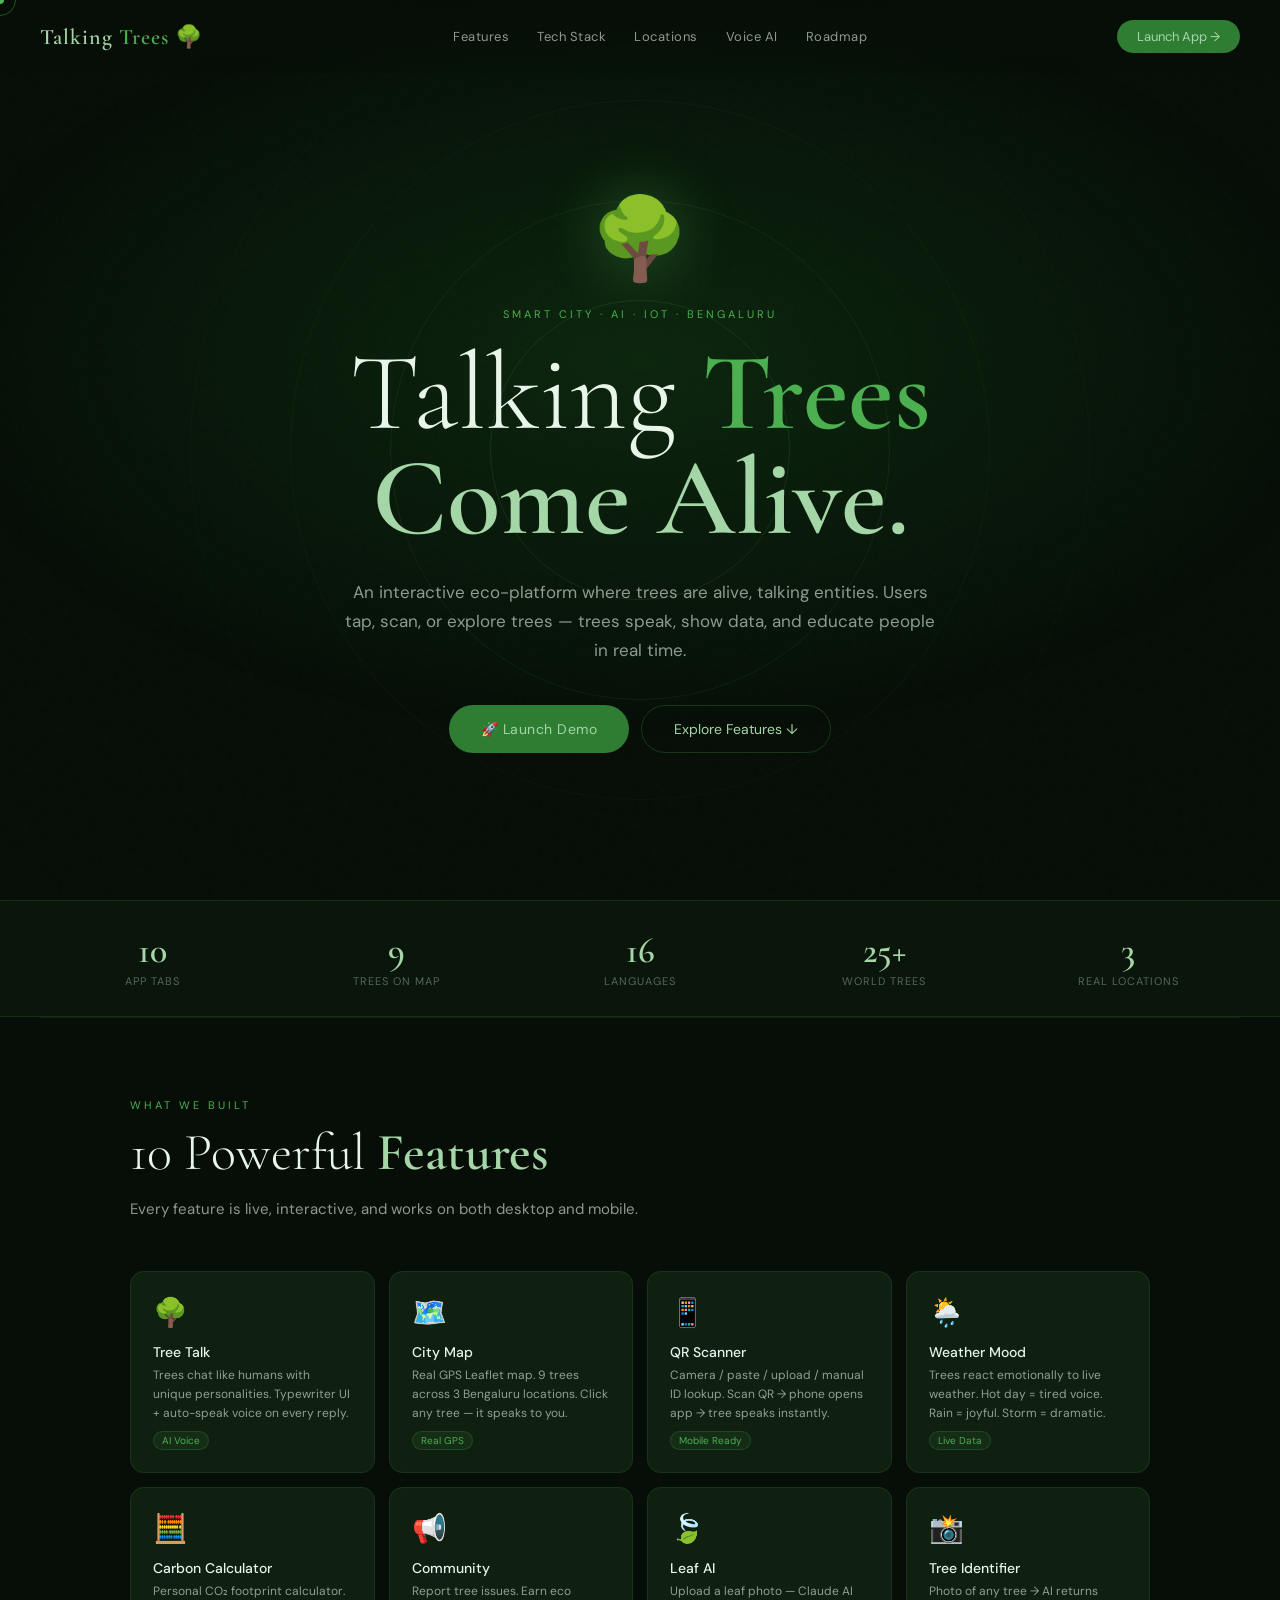
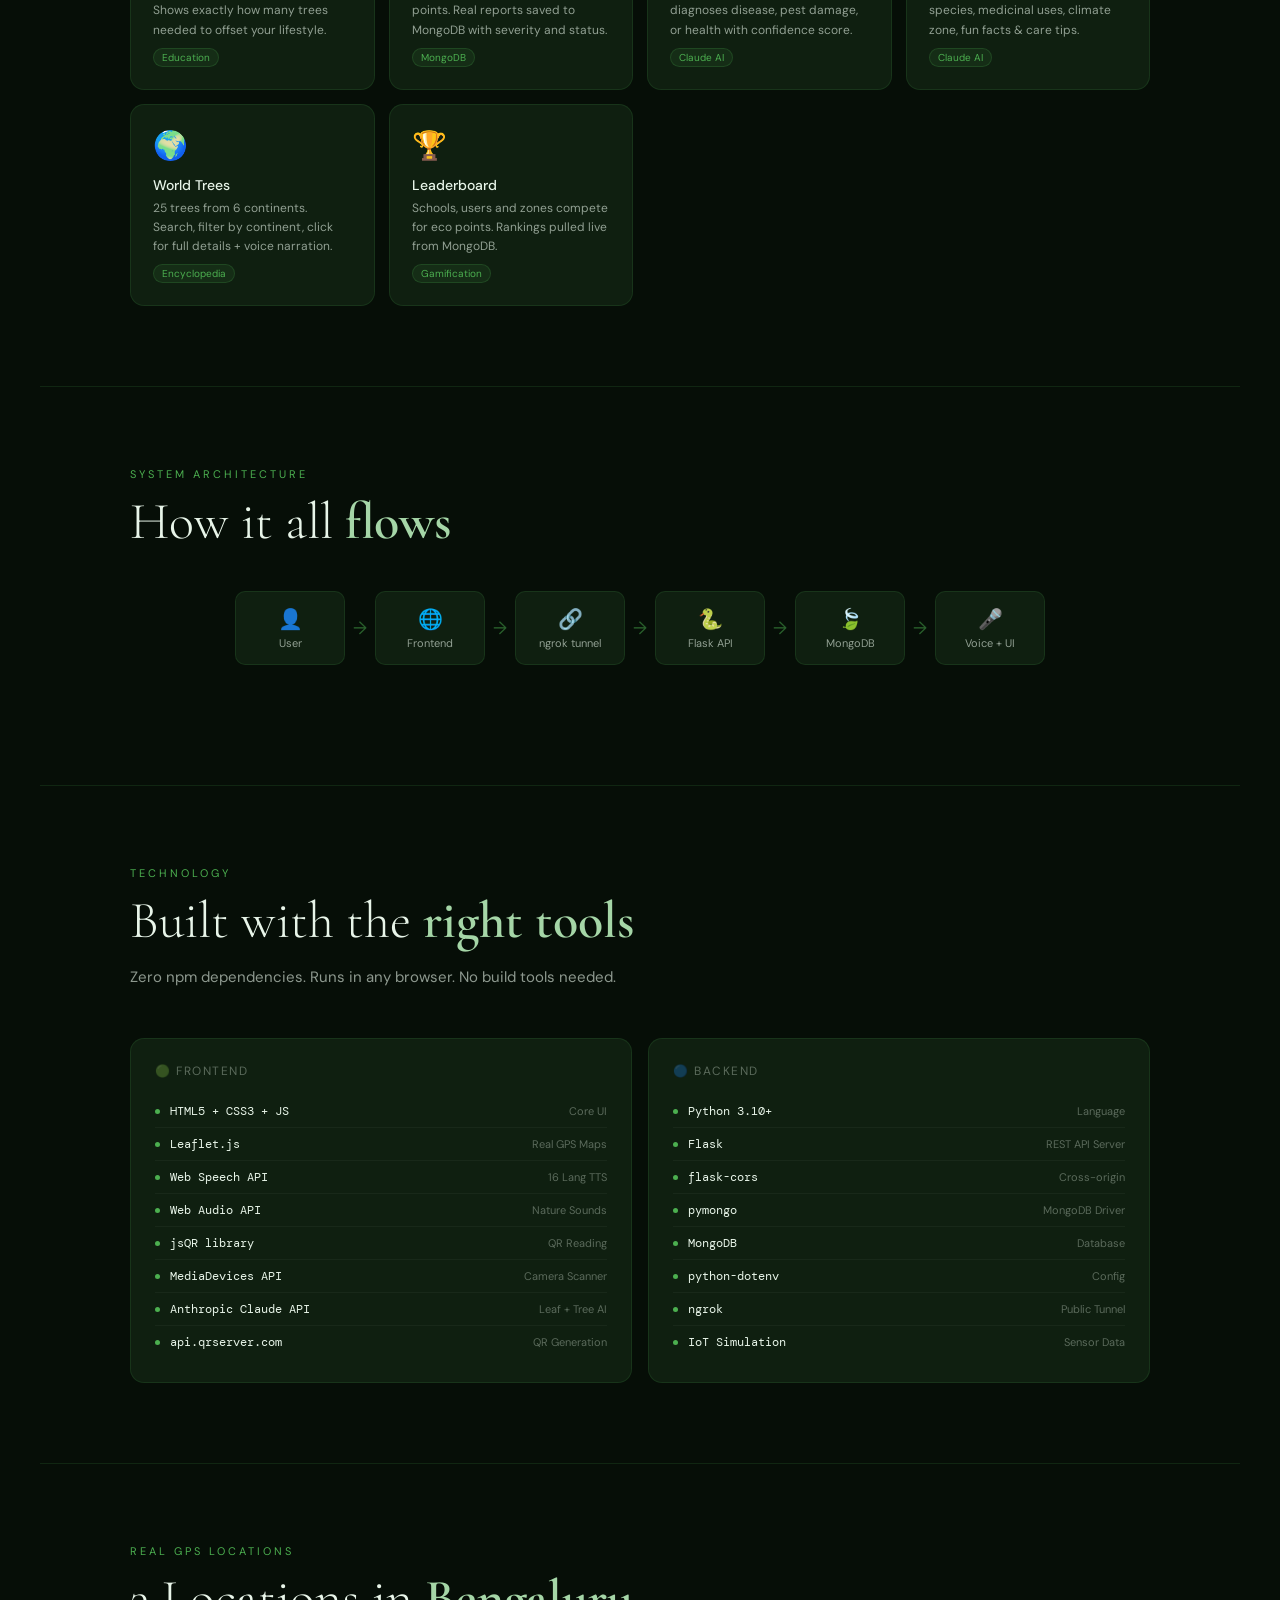
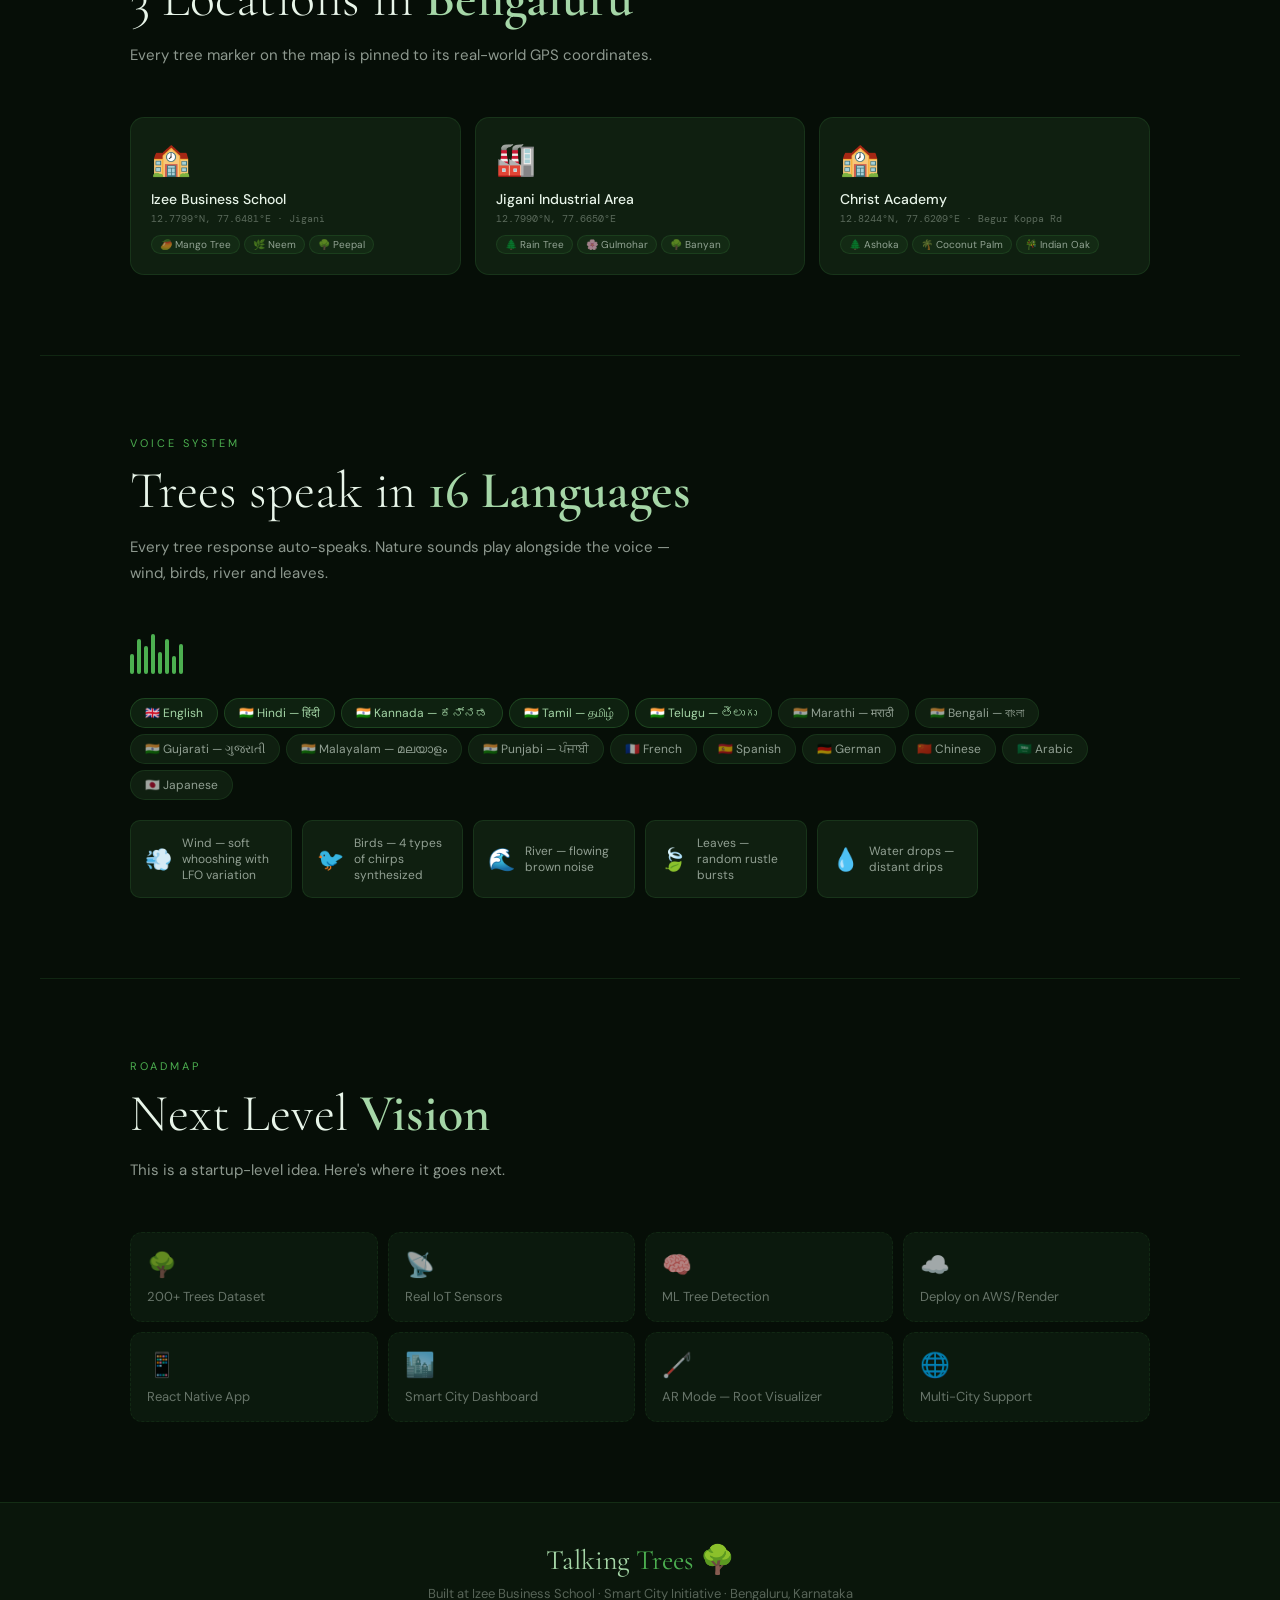
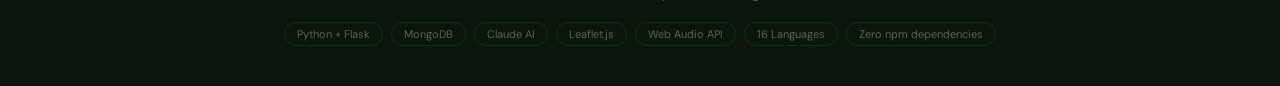
<file: demo.html>
<!DOCTYPE html>
<html lang="en">
<head>
<meta charset="UTF-8"/>
<meta name="viewport" content="width=device-width, initial-scale=1.0"/>
<title>Talking Trees — Smart City AI & IoT</title>
<link href="https://fonts.googleapis.com/css2?family=Cormorant+Garamond:wght@300;400;600;700&family=DM+Sans:wght@300;400;500&family=DM+Mono:wght@400;500&display=swap" rel="stylesheet"/>
<style>
:root{
  --green:#4caf50;--green-dark:#1b5e20;--green-mid:#2e7d32;
  --green-light:#a5d6a7;--green-glow:rgba(76,175,80,0.15);
  --bg:#060e07;--bg2:#0a160b;--bg3:#0f1f10;
  --text:#e8f5e9;--text2:rgba(232,245,233,0.6);--text3:rgba(232,245,233,0.35);
  --border:rgba(76,175,80,0.15);--border2:rgba(76,175,80,0.25);
}
*{box-sizing:border-box;margin:0;padding:0}
html{scroll-behavior:smooth}
body{background:var(--bg);color:var(--text);font-family:'DM Sans',sans-serif;overflow-x:hidden;cursor:none}

/* CUSTOM CURSOR */
.cursor{position:fixed;width:8px;height:8px;background:var(--green);border-radius:50%;pointer-events:none;z-index:9999;transform:translate(-50%,-50%);transition:transform 0.1s;mix-blend-mode:screen}
.cursor-ring{position:fixed;width:32px;height:32px;border:1px solid rgba(76,175,80,0.4);border-radius:50%;pointer-events:none;z-index:9998;transform:translate(-50%,-50%);transition:all 0.15s ease;mix-blend-mode:screen}

/* GRAIN OVERLAY */
body::before{content:'';position:fixed;inset:0;background-image:url("data:image/svg+xml,%3Csvg viewBox='0 0 200 200' xmlns='http://www.w3.org/2000/svg'%3E%3Cfilter id='n'%3E%3CfeTurbulence type='fractalNoise' baseFrequency='0.9' numOctaves='4' stitchTiles='stitch'/%3E%3C/filter%3E%3Crect width='100%25' height='100%25' filter='url(%23n)' opacity='0.04'/%3E%3C/svg%3E");pointer-events:none;z-index:0;opacity:0.4}

/* NAV */
nav{position:fixed;top:0;left:0;right:0;z-index:100;padding:20px 40px;display:flex;align-items:center;justify-content:space-between;background:linear-gradient(to bottom,rgba(6,14,7,0.95),transparent);backdrop-filter:blur(10px)}
.nav-logo{font-family:'Cormorant Garamond',serif;font-size:22px;color:var(--green-light);font-weight:600;letter-spacing:1px}
.nav-logo span{color:var(--green)}
.nav-links{display:flex;gap:28px}
.nav-links a{color:var(--text2);font-size:13px;text-decoration:none;letter-spacing:0.5px;transition:color 0.2s}
.nav-links a:hover{color:var(--green-light)}
.nav-cta{background:var(--green-mid);color:var(--green-light);border:none;padding:8px 20px;border-radius:20px;font-family:'DM Sans',sans-serif;font-size:13px;cursor:none;transition:all 0.2s}
.nav-cta:hover{background:var(--green);color:#fff}

/* HERO */
.hero{min-height:100vh;display:flex;flex-direction:column;align-items:center;justify-content:center;text-align:center;padding:100px 40px 60px;position:relative;overflow:hidden}
.hero-bg{position:absolute;inset:0;background:radial-gradient(ellipse 80% 60% at 50% 40%,rgba(27,94,32,0.3) 0%,transparent 70%);pointer-events:none}
.hero-rings{position:absolute;inset:0;display:flex;align-items:center;justify-content:center;pointer-events:none}
.ring{position:absolute;border-radius:50%;border:0.5px solid;animation:ringPulse 4s ease-in-out infinite}
.ring:nth-child(1){width:300px;height:300px;border-color:rgba(76,175,80,0.15);animation-delay:0s}
.ring:nth-child(2){width:500px;height:500px;border-color:rgba(76,175,80,0.1);animation-delay:0.8s}
.ring:nth-child(3){width:700px;height:700px;border-color:rgba(76,175,80,0.06);animation-delay:1.6s}
.ring:nth-child(4){width:900px;height:900px;border-color:rgba(76,175,80,0.03);animation-delay:2.4s}
@keyframes ringPulse{0%,100%{transform:scale(1);opacity:0.8}50%{transform:scale(1.04);opacity:0.4}}
.hero-tag{font-size:11px;letter-spacing:3px;color:var(--green);text-transform:uppercase;margin-bottom:20px;opacity:0;animation:fadeUp 0.8s 0.2s forwards}
.hero-title{font-family:'Cormorant Garamond',serif;font-size:clamp(52px,9vw,110px);font-weight:300;line-height:0.95;color:var(--text);margin-bottom:8px;opacity:0;animation:fadeUp 0.8s 0.4s forwards}
.hero-title em{color:var(--green);font-style:normal;font-weight:600}
.hero-title .line2{display:block;font-weight:600;color:var(--green-light)}
.hero-sub{font-size:clamp(14px,2vw,17px);color:var(--text2);max-width:600px;line-height:1.7;margin:20px auto 40px;opacity:0;animation:fadeUp 0.8s 0.6s forwards}
.hero-btns{display:flex;gap:12px;justify-content:center;opacity:0;animation:fadeUp 0.8s 0.8s forwards;flex-wrap:wrap}
.btn-primary{background:var(--green-mid);color:var(--green-light);border:none;padding:14px 32px;border-radius:30px;font-family:'DM Sans',sans-serif;font-size:14px;cursor:none;transition:all 0.3s;letter-spacing:0.5px}
.btn-primary:hover{background:var(--green);color:#fff;transform:translateY(-2px);box-shadow:0 8px 30px rgba(76,175,80,0.3)}
.btn-outline{background:transparent;color:var(--green-light);border:0.5px solid var(--border2);padding:14px 32px;border-radius:30px;font-family:'DM Sans',sans-serif;font-size:14px;cursor:none;transition:all 0.3s}
.btn-outline:hover{background:var(--green-glow);border-color:var(--green);transform:translateY(-2px)}
.hero-tree{font-size:80px;margin-bottom:16px;display:block;opacity:0;animation:treeFloat 0.8s 0.1s forwards;filter:drop-shadow(0 0 30px rgba(76,175,80,0.4))}
@keyframes treeFloat{0%{opacity:0;transform:translateY(20px)}100%{opacity:1;transform:translateY(0)}}
@keyframes fadeUp{0%{opacity:0;transform:translateY(24px)}100%{opacity:1;transform:translateY(0)}}

/* STATS BAR */
.stats-bar{background:var(--bg2);border-top:0.5px solid var(--border);border-bottom:0.5px solid var(--border);padding:28px 40px;display:grid;grid-template-columns:repeat(5,1fr);gap:20px;position:relative;z-index:2}
.stat-item{text-align:center}
.stat-num{font-family:'Cormorant Garamond',serif;font-size:36px;font-weight:600;color:var(--green-light)}
.stat-lbl{font-size:11px;color:var(--text3);letter-spacing:1px;text-transform:uppercase;margin-top:2px}

/* SECTIONS */
section{padding:80px 40px;max-width:1100px;margin:0 auto}
.sec-eyebrow{font-size:11px;letter-spacing:3px;color:var(--green);text-transform:uppercase;margin-bottom:12px}
.sec-title{font-family:'Cormorant Garamond',serif;font-size:clamp(32px,5vw,52px);font-weight:300;color:var(--text);line-height:1.1;margin-bottom:16px}
.sec-title strong{color:var(--green-light);font-weight:600}
.sec-sub{font-size:15px;color:var(--text2);max-width:560px;line-height:1.7;margin-bottom:48px}

/* FEATURES GRID */
.features-grid{display:grid;grid-template-columns:repeat(auto-fill,minmax(240px,1fr));gap:14px}
.feat-card{background:var(--bg3);border:0.5px solid var(--border);border-radius:14px;padding:22px;transition:all 0.3s;position:relative;overflow:hidden}
.feat-card::before{content:'';position:absolute;inset:0;background:radial-gradient(ellipse at top left,var(--green-glow),transparent 70%);opacity:0;transition:opacity 0.3s}
.feat-card:hover{border-color:var(--border2);transform:translateY(-3px)}
.feat-card:hover::before{opacity:1}
.feat-emoji{font-size:28px;margin-bottom:12px;display:block}
.feat-name{font-size:14px;font-weight:500;color:var(--text);margin-bottom:5px}
.feat-desc{font-size:12px;color:var(--text2);line-height:1.6}
.feat-tag{display:inline-block;font-size:10px;padding:2px 8px;border-radius:10px;background:rgba(76,175,80,0.1);color:var(--green);border:0.5px solid rgba(76,175,80,0.2);margin-top:8px}

/* TECH STACK */
.tech-split{display:grid;grid-template-columns:1fr 1fr;gap:16px}
.tech-box{background:var(--bg3);border:0.5px solid var(--border);border-radius:14px;padding:24px}
.tech-box-title{font-size:12px;letter-spacing:1.5px;color:var(--text3);text-transform:uppercase;margin-bottom:16px;display:flex;align-items:center;gap:8px}
.tech-item{display:flex;align-items:center;gap:10px;padding:8px 0;border-bottom:0.5px solid rgba(255,255,255,0.04)}
.tech-item:last-child{border-bottom:none}
.tech-dot{width:5px;height:5px;border-radius:50%;background:var(--green);flex-shrink:0}
.tech-name{font-size:12px;color:var(--text);font-family:'DM Mono',monospace}
.tech-role{font-size:11px;color:var(--text3);margin-left:auto}

/* FLOW */
.flow-row{display:flex;align-items:center;gap:0;flex-wrap:wrap;justify-content:center;margin:40px 0}
.flow-node{background:var(--bg3);border:0.5px solid var(--border);border-radius:10px;padding:14px 20px;text-align:center;min-width:110px}
.flow-node-icon{font-size:20px;margin-bottom:4px}
.flow-node-name{font-size:11px;color:var(--text2)}
.flow-arrow{color:var(--green);font-size:18px;padding:0 8px;opacity:0.5}

/* LOCATIONS */
.locations-grid{display:grid;grid-template-columns:repeat(3,1fr);gap:14px}
.loc-card{background:var(--bg3);border:0.5px solid var(--border);border-radius:14px;padding:20px;transition:all 0.3s}
.loc-card:hover{border-color:var(--border2);transform:translateY(-2px)}
.loc-icon{font-size:32px;margin-bottom:10px}
.loc-name{font-size:14px;font-weight:500;color:var(--text);margin-bottom:4px}
.loc-coord{font-family:'DM Mono',monospace;font-size:10px;color:var(--text3);margin-bottom:10px}
.loc-trees{display:flex;gap:4px;flex-wrap:wrap}
.loc-tree-chip{font-size:10px;padding:2px 8px;background:rgba(76,175,80,0.08);border:0.5px solid var(--border);border-radius:20px;color:var(--text2)}

/* VOICE LANGS */
.langs-wrap{display:flex;flex-wrap:wrap;gap:6px;margin-top:24px}
.lang-pill{padding:6px 14px;border-radius:20px;border:0.5px solid var(--border);background:var(--bg3);font-size:12px;color:var(--text2);transition:all 0.2s}
.lang-pill:hover{background:var(--green-glow);border-color:var(--green);color:var(--green-light)}
.lang-pill.featured{background:rgba(76,175,80,0.12);border-color:var(--border2);color:var(--green-light)}

/* SOUND BARS */
.sound-bars{display:flex;align-items:flex-end;gap:3px;height:40px;margin:20px 0}
.bar{width:4px;border-radius:2px;background:var(--green);animation:barDance 1.2s ease-in-out infinite}
.bar:nth-child(1){height:20px;animation-delay:0s}
.bar:nth-child(2){height:35px;animation-delay:0.1s}
.bar:nth-child(3){height:28px;animation-delay:0.2s}
.bar:nth-child(4){height:40px;animation-delay:0.3s}
.bar:nth-child(5){height:22px;animation-delay:0.4s}
.bar:nth-child(6){height:35px;animation-delay:0.15s}
.bar:nth-child(7){height:18px;animation-delay:0.25s}
.bar:nth-child(8){height:30px;animation-delay:0.35s}
@keyframes barDance{0%,100%{transform:scaleY(0.4)}50%{transform:scaleY(1)}}

/* NATURE SOUNDS LIST */
.nature-list{display:grid;grid-template-columns:repeat(auto-fill,minmax(160px,1fr));gap:10px;margin-top:20px}
.nature-item{background:var(--bg3);border:0.5px solid var(--border);border-radius:10px;padding:14px;display:flex;align-items:center;gap:10px}
.nature-item-icon{font-size:22px}
.nature-item-text{font-size:12px;color:var(--text2)}

/* FUTURE */
.future-grid{display:grid;grid-template-columns:repeat(auto-fill,minmax(200px,1fr));gap:10px}
.future-card{background:var(--bg3);border:0.5px dashed var(--border);border-radius:12px;padding:16px;opacity:0.7;transition:all 0.2s}
.future-card:hover{opacity:1;border-style:solid;border-color:var(--border2)}
.future-icon{font-size:24px;margin-bottom:8px}
.future-name{font-size:13px;color:var(--text2)}

/* FOOTER */
footer{background:var(--bg2);border-top:0.5px solid var(--border);padding:40px;text-align:center}
.footer-logo{font-family:'Cormorant Garamond',serif;font-size:28px;color:var(--green-light);margin-bottom:8px}
.footer-logo span{color:var(--green)}
.footer-sub{font-size:13px;color:var(--text3);margin-bottom:20px}
.footer-badges{display:flex;justify-content:center;gap:8px;flex-wrap:wrap}
.fbadge{font-size:11px;padding:4px 12px;border-radius:20px;border:0.5px solid var(--border);color:var(--text3)}

/* DIVIDER */
.divider{border:none;border-top:0.5px solid var(--border);margin:0 40px}

/* SCROLL REVEAL */
.reveal{opacity:0;transform:translateY(30px);transition:all 0.7s ease}
.reveal.visible{opacity:1;transform:translateY(0)}

@media(max-width:640px){
  nav{padding:16px 20px}
  .nav-links{display:none}
  .stats-bar{grid-template-columns:repeat(3,1fr);padding:20px}
  section{padding:60px 20px}
  .tech-split,.locations-grid{grid-template-columns:1fr}
  .flow-row{gap:4px}
  .flow-arrow{font-size:14px;padding:0 4px}
}
</style>
</head>
<body>

<div class="cursor" id="cursor"></div>
<div class="cursor-ring" id="cursorRing"></div>

<!-- NAV -->
<nav>
  <div class="nav-logo">Talking <span>Trees</span> 🌳</div>
  <div class="nav-links">
    <a href="#features">Features</a>
    <a href="#tech">Tech Stack</a>
    <a href="#locations">Locations</a>
    <a href="#voice">Voice AI</a>
    <a href="#future">Roadmap</a>
  </div>
  <button class="nav-cta" onclick="window.location.href='index.html'">Launch App →</button>
</nav>

<!-- HERO -->
<div class="hero">
  <div class="hero-bg"></div>
  <div class="hero-rings">
    <div class="ring"></div><div class="ring"></div><div class="ring"></div><div class="ring"></div>
  </div>
  <span class="hero-tree">🌳</span>
  <div class="hero-tag">Smart City · AI · IoT · Bengaluru</div>
  <h1 class="hero-title">
    Talking<em> Trees</em>
    <span class="line2">Come Alive.</span>
  </h1>
  <p class="hero-sub">An interactive eco-platform where trees are alive, talking entities. Users tap, scan, or explore trees — trees speak, show data, and educate people in real time.</p>
  <div class="hero-btns">
    <button class="btn-primary" onclick="window.location.href='index.html'">🚀 Launch Demo</button>
    <button class="btn-outline" onclick="document.getElementById('features').scrollIntoView({behavior:'smooth'})">Explore Features ↓</button>
  </div>
</div>

<!-- STATS BAR -->
<div class="stats-bar">
  <div class="stat-item"><div class="stat-num">10</div><div class="stat-lbl">App Tabs</div></div>
  <div class="stat-item"><div class="stat-num">9</div><div class="stat-lbl">Trees on Map</div></div>
  <div class="stat-item"><div class="stat-num">16</div><div class="stat-lbl">Languages</div></div>
  <div class="stat-item"><div class="stat-num">25+</div><div class="stat-lbl">World Trees</div></div>
  <div class="stat-item"><div class="stat-num">3</div><div class="stat-lbl">Real Locations</div></div>
</div>

<hr class="divider"/>

<!-- FEATURES -->
<section id="features">
  <div class="reveal">
    <div class="sec-eyebrow">What we built</div>
    <h2 class="sec-title">10 Powerful <strong>Features</strong></h2>
    <p class="sec-sub">Every feature is live, interactive, and works on both desktop and mobile.</p>
  </div>
  <div class="features-grid reveal">
    <div class="feat-card"><span class="feat-emoji">🌳</span><div class="feat-name">Tree Talk</div><div class="feat-desc">Trees chat like humans with unique personalities. Typewriter UI + auto-speak voice on every reply.</div><span class="feat-tag">AI Voice</span></div>
    <div class="feat-card"><span class="feat-emoji">🗺️</span><div class="feat-name">City Map</div><div class="feat-desc">Real GPS Leaflet map. 9 trees across 3 Bengaluru locations. Click any tree — it speaks to you.</div><span class="feat-tag">Real GPS</span></div>
    <div class="feat-card"><span class="feat-emoji">📱</span><div class="feat-name">QR Scanner</div><div class="feat-desc">Camera / paste / upload / manual ID lookup. Scan QR → phone opens app → tree speaks instantly.</div><span class="feat-tag">Mobile Ready</span></div>
    <div class="feat-card"><span class="feat-emoji">🌦️</span><div class="feat-name">Weather Mood</div><div class="feat-desc">Trees react emotionally to live weather. Hot day = tired voice. Rain = joyful. Storm = dramatic.</div><span class="feat-tag">Live Data</span></div>
    <div class="feat-card"><span class="feat-emoji">🧮</span><div class="feat-name">Carbon Calculator</div><div class="feat-desc">Personal CO₂ footprint calculator. Shows exactly how many trees needed to offset your lifestyle.</div><span class="feat-tag">Education</span></div>
    <div class="feat-card"><span class="feat-emoji">📢</span><div class="feat-name">Community</div><div class="feat-desc">Report tree issues. Earn eco points. Real reports saved to MongoDB with severity and status.</div><span class="feat-tag">MongoDB</span></div>
    <div class="feat-card"><span class="feat-emoji">🍃</span><div class="feat-name">Leaf AI</div><div class="feat-desc">Upload a leaf photo — Claude AI diagnoses disease, pest damage, or health with confidence score.</div><span class="feat-tag">Claude AI</span></div>
    <div class="feat-card"><span class="feat-emoji">📸</span><div class="feat-name">Tree Identifier</div><div class="feat-desc">Photo of any tree → AI returns species, medicinal uses, climate zone, fun facts & care tips.</div><span class="feat-tag">Claude AI</span></div>
    <div class="feat-card"><span class="feat-emoji">🌍</span><div class="feat-name">World Trees</div><div class="feat-desc">25 trees from 6 continents. Search, filter by continent, click for full details + voice narration.</div><span class="feat-tag">Encyclopedia</span></div>
    <div class="feat-card"><span class="feat-emoji">🏆</span><div class="feat-name">Leaderboard</div><div class="feat-desc">Schools, users and zones compete for eco points. Rankings pulled live from MongoDB.</div><span class="feat-tag">Gamification</span></div>
  </div>
</section>

<hr class="divider"/>

<!-- SYSTEM FLOW -->
<section>
  <div class="reveal">
    <div class="sec-eyebrow">System Architecture</div>
    <h2 class="sec-title">How it all <strong>flows</strong></h2>
  </div>
  <div class="flow-row reveal">
    <div class="flow-node"><div class="flow-node-icon">👤</div><div class="flow-node-name">User</div></div>
    <div class="flow-arrow">→</div>
    <div class="flow-node"><div class="flow-node-icon">🌐</div><div class="flow-node-name">Frontend</div></div>
    <div class="flow-arrow">→</div>
    <div class="flow-node"><div class="flow-node-icon">🔗</div><div class="flow-node-name">ngrok tunnel</div></div>
    <div class="flow-arrow">→</div>
    <div class="flow-node"><div class="flow-node-icon">🐍</div><div class="flow-node-name">Flask API</div></div>
    <div class="flow-arrow">→</div>
    <div class="flow-node"><div class="flow-node-icon">🍃</div><div class="flow-node-name">MongoDB</div></div>
    <div class="flow-arrow">→</div>
    <div class="flow-node"><div class="flow-node-icon">🎤</div><div class="flow-node-name">Voice + UI</div></div>
  </div>
</section>

<hr class="divider"/>

<!-- TECH STACK -->
<section id="tech">
  <div class="reveal">
    <div class="sec-eyebrow">Technology</div>
    <h2 class="sec-title">Built with the <strong>right tools</strong></h2>
    <p class="sec-sub">Zero npm dependencies. Runs in any browser. No build tools needed.</p>
  </div>
  <div class="tech-split reveal">
    <div class="tech-box">
      <div class="tech-box-title">🟢 Frontend</div>
      <div class="tech-item"><div class="tech-dot"></div><div class="tech-name">HTML5 + CSS3 + JS</div><div class="tech-role">Core UI</div></div>
      <div class="tech-item"><div class="tech-dot"></div><div class="tech-name">Leaflet.js</div><div class="tech-role">Real GPS Maps</div></div>
      <div class="tech-item"><div class="tech-dot"></div><div class="tech-name">Web Speech API</div><div class="tech-role">16 Lang TTS</div></div>
      <div class="tech-item"><div class="tech-dot"></div><div class="tech-name">Web Audio API</div><div class="tech-role">Nature Sounds</div></div>
      <div class="tech-item"><div class="tech-dot"></div><div class="tech-name">jsQR library</div><div class="tech-role">QR Reading</div></div>
      <div class="tech-item"><div class="tech-dot"></div><div class="tech-name">MediaDevices API</div><div class="tech-role">Camera Scanner</div></div>
      <div class="tech-item"><div class="tech-dot"></div><div class="tech-name">Anthropic Claude API</div><div class="tech-role">Leaf + Tree AI</div></div>
      <div class="tech-item"><div class="tech-dot"></div><div class="tech-name">api.qrserver.com</div><div class="tech-role">QR Generation</div></div>
    </div>
    <div class="tech-box">
      <div class="tech-box-title">🔵 Backend</div>
      <div class="tech-item"><div class="tech-dot"></div><div class="tech-name">Python 3.10+</div><div class="tech-role">Language</div></div>
      <div class="tech-item"><div class="tech-dot"></div><div class="tech-name">Flask</div><div class="tech-role">REST API Server</div></div>
      <div class="tech-item"><div class="tech-dot"></div><div class="tech-name">flask-cors</div><div class="tech-role">Cross-origin</div></div>
      <div class="tech-item"><div class="tech-dot"></div><div class="tech-name">pymongo</div><div class="tech-role">MongoDB Driver</div></div>
      <div class="tech-item"><div class="tech-dot"></div><div class="tech-name">MongoDB</div><div class="tech-role">Database</div></div>
      <div class="tech-item"><div class="tech-dot"></div><div class="tech-name">python-dotenv</div><div class="tech-role">Config</div></div>
      <div class="tech-item"><div class="tech-dot"></div><div class="tech-name">ngrok</div><div class="tech-role">Public Tunnel</div></div>
      <div class="tech-item"><div class="tech-dot"></div><div class="tech-name">IoT Simulation</div><div class="tech-role">Sensor Data</div></div>
    </div>
  </div>
</section>

<hr class="divider"/>

<!-- LOCATIONS -->
<section id="locations">
  <div class="reveal">
    <div class="sec-eyebrow">Real GPS Locations</div>
    <h2 class="sec-title">3 Locations in <strong>Bengaluru</strong></h2>
    <p class="sec-sub">Every tree marker on the map is pinned to its real-world GPS coordinates.</p>
  </div>
  <div class="locations-grid reveal">
    <div class="loc-card">
      <div class="loc-icon">🏫</div>
      <div class="loc-name">Izee Business School</div>
      <div class="loc-coord">12.7799°N, 77.6481°E · Jigani</div>
      <div class="loc-trees">
        <span class="loc-tree-chip">🥭 Mango Tree</span>
        <span class="loc-tree-chip">🌿 Neem</span>
        <span class="loc-tree-chip">🌳 Peepal</span>
      </div>
    </div>
    <div class="loc-card">
      <div class="loc-icon">🏭</div>
      <div class="loc-name">Jigani Industrial Area</div>
      <div class="loc-coord">12.7990°N, 77.6650°E</div>
      <div class="loc-trees">
        <span class="loc-tree-chip">🌲 Rain Tree</span>
        <span class="loc-tree-chip">🌸 Gulmohar</span>
        <span class="loc-tree-chip">🌳 Banyan</span>
      </div>
    </div>
    <div class="loc-card">
      <div class="loc-icon">🏫</div>
      <div class="loc-name">Christ Academy</div>
      <div class="loc-coord">12.8244°N, 77.6209°E · Begur Koppa Rd</div>
      <div class="loc-trees">
        <span class="loc-tree-chip">🌲 Ashoka</span>
        <span class="loc-tree-chip">🌴 Coconut Palm</span>
        <span class="loc-tree-chip">🎋 Indian Oak</span>
      </div>
    </div>
  </div>
</section>

<hr class="divider"/>

<!-- VOICE + NATURE -->
<section id="voice">
  <div class="reveal">
    <div class="sec-eyebrow">Voice System</div>
    <h2 class="sec-title">Trees speak in <strong>16 Languages</strong></h2>
    <p class="sec-sub">Every tree response auto-speaks. Nature sounds play alongside the voice — wind, birds, river and leaves.</p>
  </div>
  <div class="sound-bars reveal">
    <div class="bar"></div><div class="bar"></div><div class="bar"></div><div class="bar"></div>
    <div class="bar"></div><div class="bar"></div><div class="bar"></div><div class="bar"></div>
  </div>
  <div class="langs-wrap reveal">
    <span class="lang-pill featured">🇬🇧 English</span>
    <span class="lang-pill featured">🇮🇳 Hindi — हिंदी</span>
    <span class="lang-pill featured">🇮🇳 Kannada — ಕನ್ನಡ</span>
    <span class="lang-pill featured">🇮🇳 Tamil — தமிழ்</span>
    <span class="lang-pill featured">🇮🇳 Telugu — తెలుగు</span>
    <span class="lang-pill">🇮🇳 Marathi — मराठी</span>
    <span class="lang-pill">🇮🇳 Bengali — বাংলা</span>
    <span class="lang-pill">🇮🇳 Gujarati — ગુજરાતી</span>
    <span class="lang-pill">🇮🇳 Malayalam — മലയാളം</span>
    <span class="lang-pill">🇮🇳 Punjabi — ਪੰਜਾਬੀ</span>
    <span class="lang-pill">🇫🇷 French</span>
    <span class="lang-pill">🇪🇸 Spanish</span>
    <span class="lang-pill">🇩🇪 German</span>
    <span class="lang-pill">🇨🇳 Chinese</span>
    <span class="lang-pill">🇸🇦 Arabic</span>
    <span class="lang-pill">🇯🇵 Japanese</span>
  </div>
  <div class="nature-list reveal">
    <div class="nature-item"><div class="nature-item-icon">💨</div><div class="nature-item-text">Wind — soft whooshing with LFO variation</div></div>
    <div class="nature-item"><div class="nature-item-icon">🐦</div><div class="nature-item-text">Birds — 4 types of chirps synthesized</div></div>
    <div class="nature-item"><div class="nature-item-icon">🌊</div><div class="nature-item-text">River — flowing brown noise</div></div>
    <div class="nature-item"><div class="nature-item-icon">🍃</div><div class="nature-item-text">Leaves — random rustle bursts</div></div>
    <div class="nature-item"><div class="nature-item-icon">💧</div><div class="nature-item-text">Water drops — distant drips</div></div>
  </div>
</section>

<hr class="divider"/>

<!-- FUTURE ROADMAP -->
<section id="future">
  <div class="reveal">
    <div class="sec-eyebrow">Roadmap</div>
    <h2 class="sec-title">Next Level <strong>Vision</strong></h2>
    <p class="sec-sub">This is a startup-level idea. Here's where it goes next.</p>
  </div>
  <div class="future-grid reveal">
    <div class="future-card"><div class="future-icon">🌳</div><div class="future-name">200+ Trees Dataset</div></div>
    <div class="future-card"><div class="future-icon">📡</div><div class="future-name">Real IoT Sensors</div></div>
    <div class="future-card"><div class="future-icon">🧠</div><div class="future-name">ML Tree Detection</div></div>
    <div class="future-card"><div class="future-icon">☁️</div><div class="future-name">Deploy on AWS/Render</div></div>
    <div class="future-card"><div class="future-icon">📱</div><div class="future-name">React Native App</div></div>
    <div class="future-card"><div class="future-icon">🏙️</div><div class="future-name">Smart City Dashboard</div></div>
    <div class="future-card"><div class="future-icon">🦯</div><div class="future-name">AR Mode — Root Visualizer</div></div>
    <div class="future-card"><div class="future-icon">🌐</div><div class="future-name">Multi-City Support</div></div>
  </div>
</section>

<!-- FOOTER -->
<footer>
  <div class="footer-logo">Talking <span>Trees</span> 🌳</div>
  <div class="footer-sub">Built at Izee Business School · Smart City Initiative · Bengaluru, Karnataka</div>
  <div class="footer-badges">
    <span class="fbadge">Python + Flask</span>
    <span class="fbadge">MongoDB</span>
    <span class="fbadge">Claude AI</span>
    <span class="fbadge">Leaflet.js</span>
    <span class="fbadge">Web Audio API</span>
    <span class="fbadge">16 Languages</span>
    <span class="fbadge">Zero npm dependencies</span>
  </div>
</footer>

<script>
// Custom cursor
const cur = document.getElementById('cursor');
const ring = document.getElementById('cursorRing');
let mx=0,my=0,rx=0,ry=0;
document.addEventListener('mousemove',e=>{mx=e.clientX;my=e.clientY;cur.style.left=mx+'px';cur.style.top=my+'px'});
function animRing(){rx+=(mx-rx)*0.12;ry+=(my-ry)*0.12;ring.style.left=rx+'px';ring.style.top=ry+'px';requestAnimationFrame(animRing)}
animRing();
document.querySelectorAll('button,a,.feat-card,.loc-card,.future-card').forEach(el=>{
  el.addEventListener('mouseenter',()=>{cur.style.transform='translate(-50%,-50%) scale(2.5)';ring.style.transform='translate(-50%,-50%) scale(1.4)';ring.style.borderColor='rgba(76,175,80,0.6)'});
  el.addEventListener('mouseleave',()=>{cur.style.transform='translate(-50%,-50%) scale(1)';ring.style.transform='translate(-50%,-50%) scale(1)';ring.style.borderColor='rgba(76,175,80,0.4)'});
});

// Scroll reveal
const observer = new IntersectionObserver(entries=>{
  entries.forEach(e=>{if(e.isIntersecting)e.target.classList.add('visible')});
},{threshold:0.1});
document.querySelectorAll('.reveal').forEach(el=>observer.observe(el));
</script>
</body>
</html>
</file>
